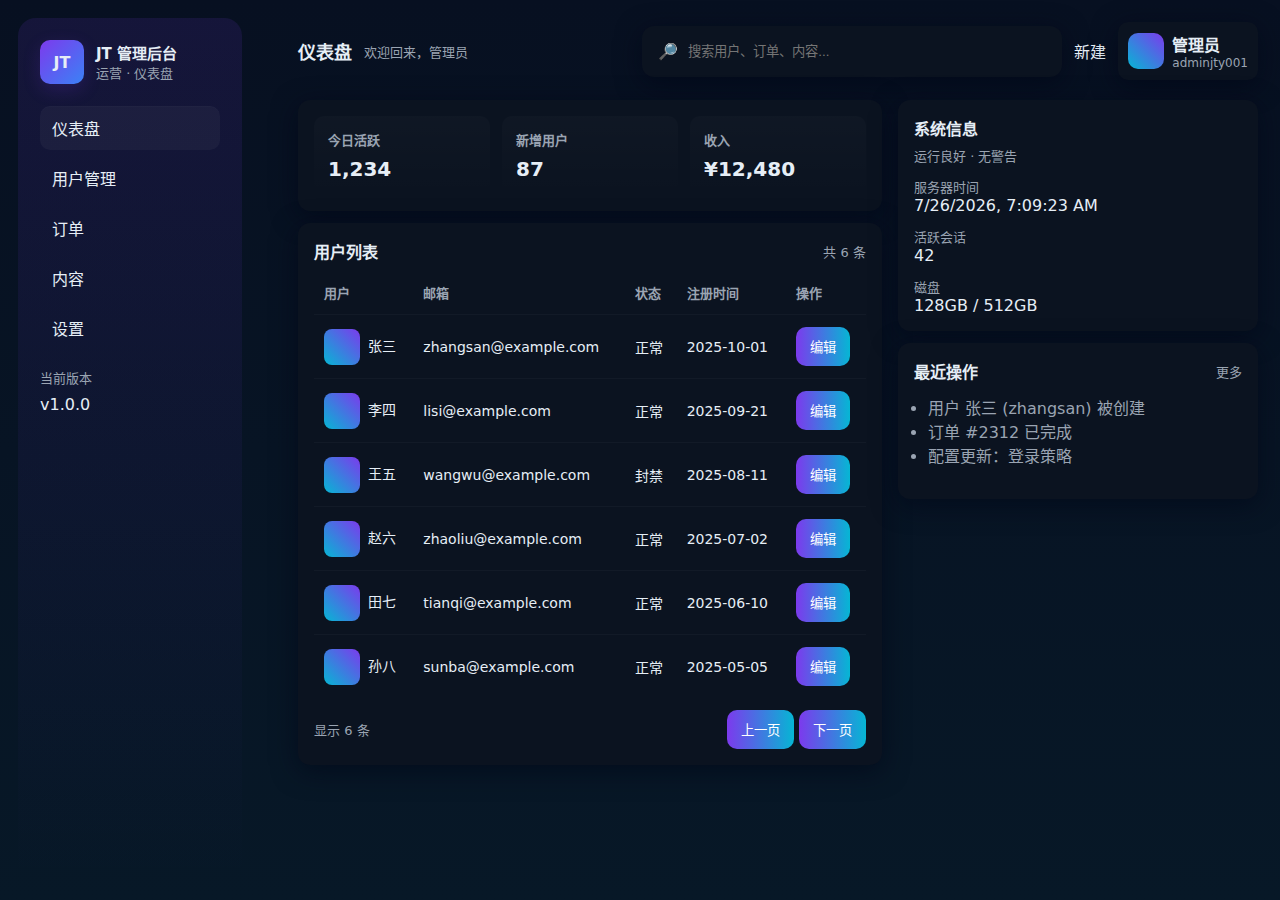
<file: backstage.html>
<!doctype html>
<html lang="zh-CN">
<head>
  <meta charset="utf-8" />
  <meta name="viewport" content="width=device-width,initial-scale=1" />
  <title>后台管理 — Admin Dashboard</title>
  <style>
    :root{
      --bg:#0f1724; --card:#0b1320; --muted:#9aa4b2; --accent:#7c3aed; --glass:rgba(255,255,255,0.04);
      --radius:12px; --gap:16px; --text:#e6eef6;
    }
    *{box-sizing:border-box}
    html,body{height:100%;margin:0;font-family:Inter,ui-sans-serif,system-ui,-apple-system,Segoe UI,Roboto,"Helvetica Neue",Arial;color:var(--text);background:linear-gradient(180deg,#071021 0%, #071827 100%);}
    a{color:inherit;text-decoration:none}

    .app{display:grid;grid-template-columns:260px 1fr;min-height:100vh;gap:var(--gap)}

    /* SIDEBAR */
    .sidebar{background:linear-gradient(180deg, rgba(124,58,237,0.12), transparent);padding:22px;border-radius:18px;margin:18px;height:calc(100vh - 36px);position:sticky;top:18px}
    .brand{display:flex;align-items:center;gap:12px;margin-bottom:22px}
    .logo{width:44px;height:44px;border-radius:10px;background:linear-gradient(135deg,var(--accent),#3b82f6);display:flex;align-items:center;justify-content:center;font-weight:700;box-shadow:0 6px 18px rgba(124,58,237,0.18)}
    .brand h1{font-size:15px;margin:0}
    .nav{margin-top:8px}
    .nav a{display:flex;align-items:center;padding:10px 12px;border-radius:10px;color:var(--text);margin-bottom:6px}
    .nav a.active{background:var(--glass);box-shadow:inset 0 1px 0 rgba(255,255,255,0.02)}
    .nav a:hover{background:rgba(255,255,255,0.02)}

    /* MAIN */
    .main{padding:22px}
    .topbar{display:flex;justify-content:space-between;align-items:center;gap:12px;margin-bottom:20px}
    .search{background:var(--card);padding:10px;border-radius:12px;display:flex;align-items:center;gap:8px;width:420px}
    .search input{background:transparent;border:0;outline:none;color:var(--text);width:100%}
    .actions{display:flex;align-items:center;gap:12px}
    button{background:linear-gradient(90deg,var(--accent),#06b6d4);border:0;padding:10px 14px;border-radius:10px;color:white;cursor:pointer}

    /* GRID */
    .grid{display:grid;grid-template-columns:1fr 360px;gap:16px}
    .card{background:var(--card);padding:16px;border-radius:var(--radius);box-shadow:0 6px 26px rgba(2,6,23,0.6)}

    /* KPI */
    .kpis{display:flex;gap:12px}
    .kpi{flex:1;padding:14px;border-radius:10px;background:linear-gradient(180deg,rgba(255,255,255,0.02),transparent)}
    .kpi h3{margin:0;font-size:13px;color:var(--muted)}
    .kpi p{margin:8px 0 0;font-size:20px;font-weight:700}

    /* Table */
    table{width:100%;border-collapse:collapse;margin-top:8px}
    th,td{padding:12px 10px;text-align:left;font-size:14px}
    thead th{color:var(--muted);font-weight:600;font-size:13px}
    tbody tr{border-top:1px solid rgba(255,255,255,0.03)}
    .avatar{width:36px;height:36px;border-radius:8px;display:inline-block;vertical-align:middle;margin-right:8px;background:linear-gradient(45deg,#06b6d4,#7c3aed)}

    /* right panel */
    .small-list{display:flex;flex-direction:column;gap:12px}
    .user-row{display:flex;align-items:center;gap:12px}

    /* responsive */
    @media (max-width:900px){
      .app{grid-template-columns:1fr}
      .sidebar{height:auto;position:relative;margin:12px}
      .grid{grid-template-columns:1fr}
    }

    /* modal */
    .modal-backdrop{position:fixed;inset:0;background:rgba(2,6,23,0.6);display:none;align-items:center;justify-content:center}
    .modal{background:var(--card);padding:18px;border-radius:12px;width:540px;max-width:92%}
    .form-row{display:flex;gap:10px}
    .form-row input, .form-row select{flex:1;padding:10px;border-radius:8px;border:1px solid rgba(255,255,255,0.04);background:transparent;color:var(--text)}
    .muted{color:var(--muted);font-size:13px}
  </style>
</head>
<body>
  <div class="app">
    <aside class="sidebar">
      <div class="brand">
        <div class="logo">JT</div>
        <div>
          <h1>JT 管理后台</h1>
          <div class="muted">运营 · 仪表盘</div>
        </div>
      </div>

      <nav class="nav">
        <a class="active" href="#">仪表盘</a>
        <a href="#">用户管理</a>
        <a href="#">订单</a>
        <a href="#">内容</a>
        <a href="#">设置</a>
      </nav>

      <div style="margin-top:18px">
        <div class="muted">当前版本</div>
        <div style="margin-top:8px">v1.0.0</div>
      </div>
    </aside>

    <main class="main">
      <div class="topbar">
        <div style="display:flex;align-items:center;gap:12px">
          <div style="font-weight:700;font-size:18px">仪表盘</div>
          <div class="muted">欢迎回来，管理员</div>
        </div>

        <div style="display:flex;align-items:center;gap:12px">
          <div class="search card">
            🔎 <input id="searchInput" placeholder="搜索用户、订单、内容..." />
          </div>
          <div class="actions">
            <a herf= <button id="newBtn">新建</button></a>  
            <div class="card" style="padding:10px;border-radius:10px;display:flex;gap:8px;align-items:center">
              <div style="width:36px;height:36px;border-radius:10px;background:linear-gradient(45deg,#06b6d4,#7c3aed)"></div>
              <div>
                <div style="font-weight:700">管理员</div>
                <div class="muted" style="font-size:12px">adminjty001</div>
              </div>
            </div>
          </div>
        </div>
      </div>

      <section class="grid">
        <div>
          <div class="card kpis">
            <div class="kpi">
              <h3>今日活跃</h3>
              <p id="kpi-active">1,234</p>
            </div>
            <div class="kpi">
              <h3>新增用户</h3>
              <p id="kpi-new">87</p>
            </div>
            <div class="kpi">
              <h3>收入</h3>
              <p id="kpi-rev">¥12,480</p>
            </div>
          </div>

          <div class="card" style="margin-top:12px">
            <div style="display:flex;justify-content:space-between;align-items:center">
              <div style="font-weight:700">用户列表</div>
              <div class="muted">共 <span id="totalCount">6</span> 条</div>
            </div>

            <table id="userTable">
              <thead>
                <tr><th>用户</th><th>邮箱</th><th>状态</th><th>注册时间</th><th>操作</th></tr>
              </thead>
              <tbody></tbody>
            </table>

            <div style="display:flex;justify-content:space-between;align-items:center;margin-top:12px">
              <div class="muted">显示 <span id="pageSize">6</span> 条</div>
              <div>
                <button id="prev">上一页</button>
                <button id="next">下一页</button>
              </div>
            </div>
          </div>
        </div>

        <aside>
          <div class="card">
            <div style="font-weight:700">系统信息</div>
            <div class="muted" style="margin-top:6px">运行良好 · 无警告</div>

            <div style="margin-top:12px" class="small-list">
              <div class="user-row"><div style="flex:1"><div class="muted">服务器时间</div><div id="serverTime">-</div></div></div>
              <div class="user-row"><div style="flex:1"><div class="muted">活跃会话</div><div id="sessions">42</div></div></div>
              <div class="user-row"><div style="flex:1"><div class="muted">磁盘</div><div id="disk">128GB / 512GB</div></div></div>
            </div>
          </div>

          <div class="card" style="margin-top:12px">
            <div style="display:flex;justify-content:space-between;align-items:center">
              <div style="font-weight:700">最近操作</div>
              <div class="muted">更多</div>
            </div>

            <ul style="margin-top:12px;padding-left:14px;color:var(--muted)">
              <li>用户 张三 (zhangsan) 被创建</li>
              <li>订单 #2312 已完成</li>
              <li>配置更新：登录策略</li>
            </ul>
          </div>
        </aside>
      </section>
    </main>
  </div>

  <!-- modal -->
  <div id="modalBackdrop" class="modal-backdrop">
    <div class="modal">
      <div style="display:flex;justify-content:space-between;align-items:center;margin-bottom:12px">
        <div style="font-weight:700">编辑用户</div>
        <button id="closeModal" style="background:transparent;padding:6px;border-radius:8px">关闭</button>
      </div>

      <div class="form-row">
        <input id="mName" placeholder="姓名" />
        <input id="mEmail" placeholder="邮箱" />
      </div>
      <div style="margin-top:10px" class="form-row">
        <select id="mRole"><option>普通用户</option><option>管理员</option><option>访客</option></select>
        <select id="mStatus"><option>正常</option><option>封禁</option></select>
      </div>
      <div style="display:flex;justify-content:flex-end;margin-top:12px;gap:8px">
        <button id="saveBtn">保存</button>
      </div>
    </div>
  </div>

  <script>
    // sample data
    const users = [
      {id:1,name:'张三',email:'zhangsan@example.com',status:'正常',time:'2025-10-01'},
      {id:2,name:'李四',email:'lisi@example.com',status:'正常',time:'2025-09-21'},
      {id:3,name:'王五',email:'wangwu@example.com',status:'封禁',time:'2025-08-11'},
      {id:4,name:'赵六',email:'zhaoliu@example.com',status:'正常',time:'2025-07-02'},
      {id:5,name:'田七',email:'tianqi@example.com',status:'正常',time:'2025-06-10'},
      {id:6,name:'孙八',email:'sunba@example.com',status:'正常',time:'2025-05-05'}
    ];

    let page = 0, pageSize = 6;
    const tbody = document.querySelector('#userTable tbody');
    const totalCount = document.getElementById('totalCount');
    const serverTime = document.getElementById('serverTime');

    function render(){
      tbody.innerHTML='';
      const start = page*pageSize;
      const slice = users.slice(start,start+pageSize);
      slice.forEach(u=>{
        const tr = document.createElement('tr');
        tr.innerHTML = `
          <td><span class="avatar"></span>${u.name}</td>
          <td>${u.email}</td>
          <td>${u.status}</td>
          <td>${u.time}</td>
          <td><button data-id="${u.id}" class="edit">编辑</button></td>
        `;
        tbody.appendChild(tr);
      });
      totalCount.textContent = users.length;
      document.getElementById('pageSize').textContent = pageSize;
    }

    render();

    document.getElementById('next').addEventListener('click',()=>{ if((page+1)*pageSize < users.length){ page++; render(); } });
    document.getElementById('prev').addEventListener('click',()=>{ if(page>0){ page--; render(); } });

    // modal
    const modal = document.getElementById('modalBackdrop');
    document.addEventListener('click',e=>{
      if(e.target.matches('.edit')){
        const id = Number(e.target.dataset.id);
        const u = users.find(x=>x.id===id);
        document.getElementById('mName').value = u.name;
        document.getElementById('mEmail').value = u.email;
        modal.style.display='flex';
        modal.dataset.editId = id;
      }
    });
    document.getElementById('closeModal').addEventListener('click', ()=> modal.style.display='none');
    document.getElementById('saveBtn').addEventListener('click', ()=>{
      const id = Number(modal.dataset.editId);
      const u = users.find(x=>x.id===id);
      u.name = document.getElementById('mName').value;
      u.email = document.getElementById('mEmail').value;
      modal.style.display='none'; render();
    });

    // search
    document.getElementById('searchInput').addEventListener('input', e=>{
      const q = e.target.value.trim().toLowerCase();
      const filtered = users.filter(u=> u.name.toLowerCase().includes(q) || u.email.toLowerCase().includes(q));
      tbody.innerHTML='';
      filtered.forEach(u=>{
        const tr = document.createElement('tr');
        tr.innerHTML = `
          <td><span class="avatar"></span>${u.name}</td>
          <td>${u.email}</td>
          <td>${u.status}</td>
          <td>${u.time}</td>
          <td><button data-id="${u.id}" class="edit">编辑</button></td>
        `;
        tbody.appendChild(tr);
      });
      document.getElementById('totalCount').textContent = filtered.length;
    });

    // server time
    function updateTime(){ serverTime.textContent = new Date().toLocaleString(); }
    updateTime(); setInterval(updateTime,1000);

    // new
    document.getElementById('newBtn').addEventListener('click', ()=>{
      const newId = users.length+1;
      users.unshift({id:newId,name:'新用户'+newId,email:`user${newId}@example.com`,status:'正常',time:new Date().toISOString().slice(0,10)});
      render();
    });
  </script>
</body>
</html>
</file>
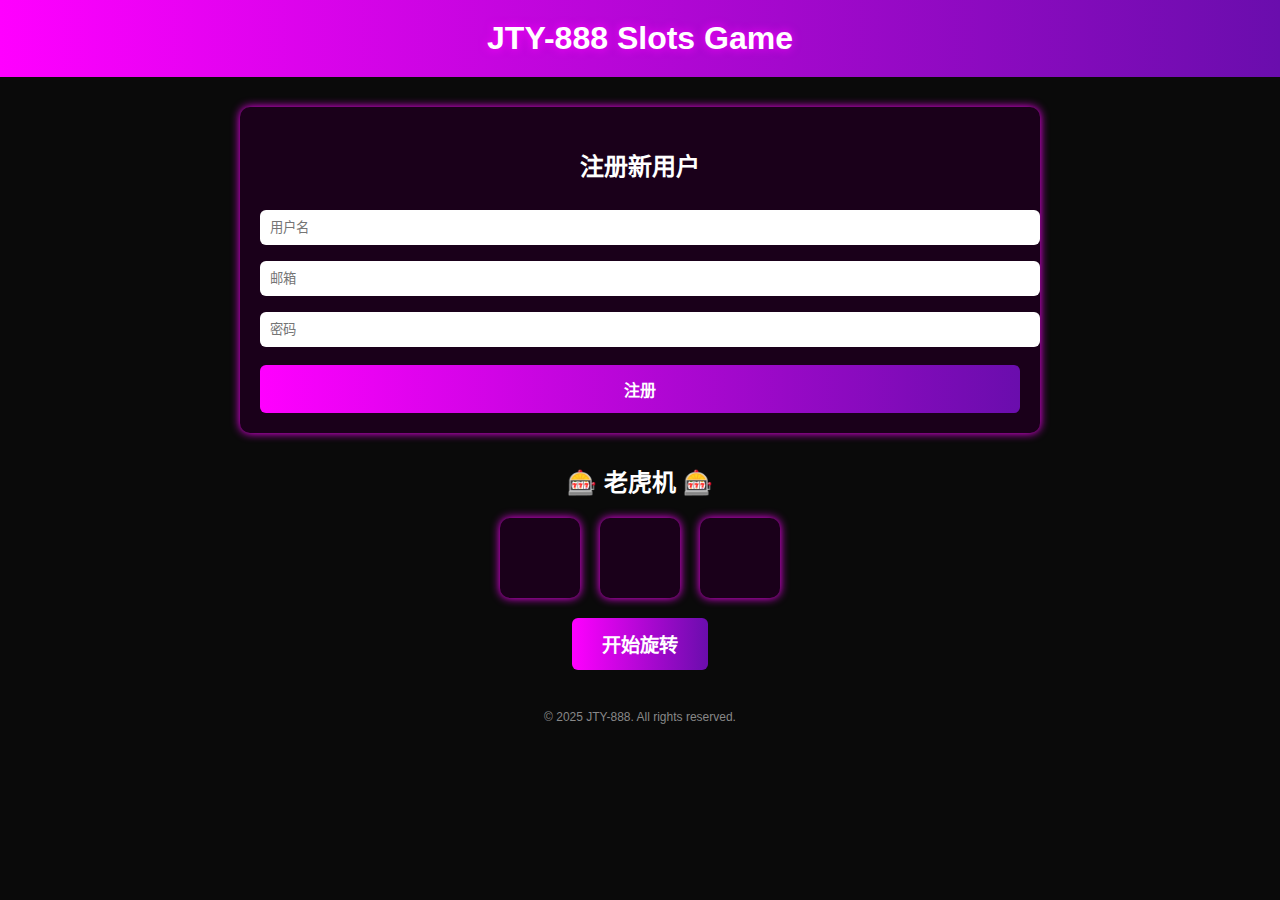
<file: JTY.html>
<!DOCTYPE html>
<html lang="zh-CN">
<head>
<meta charset="UTF-8">
<meta name="viewport" content="width=device-width, initial-scale=1.0">
<title>JTY-888 Slots Game</title>
<style>
  body {
    margin: 0;
    font-family: "Microsoft YaHei", sans-serif;
    background-color: #0a0a0a;
    color: #fff;
  }
  header {
    background: linear-gradient(90deg, #ff00ff, #6a0dad);
    text-align: center;
    padding: 20px;
    font-size: 2em;
    font-weight: bold;
    text-shadow: 0 0 10px #ff00ff;
  }
  .container {
    max-width: 800px;
    margin: 30px auto;
    padding: 0 20px;
  }
  .register {
    background-color: #1a001a;
    padding: 20px;
    border-radius: 10px;
    margin-bottom: 30px;
    box-shadow: 0 0 10px #ff00ff;
  }
  .register h2 {
    text-align: center;
    margin-bottom: 20px;
  }
  .register input {
    width: 100%;
    padding: 10px;
    margin: 8px 0;
    border-radius: 6px;
    border: none;
  }
  .register button {
    width: 100%;
    padding: 12px;
    background: linear-gradient(90deg, #ff00ff, #6a0dad);
    border: none;
    color: #fff;
    font-weight: bold;
    cursor: pointer;
    border-radius: 6px;
    font-size: 1em;
    margin-top: 10px;
  }
  .register button:hover {
    box-shadow: 0 0 10px #ff00ff, 0 0 20px #6a0dad inset;
    transform: scale(1.05);
  }
  .slots-game {
    text-align: center;
  }
  .slots {
    display: flex;
    justify-content: center;
    margin: 20px 0;
  }
  .slot {
    width: 80px;
    height: 80px;
    margin: 0 10px;
    background-color: #1a001a;
    border-radius: 10px;
    line-height: 80px;
    font-size: 2em;
    color: #ff00ff;
    box-shadow: 0 0 10px #ff00ff;
    transition: transform 0.3s;
  }
  .slot:hover {
    transform: scale(1.1);
  }
  .spin-btn {
    padding: 12px 30px;
    background: linear-gradient(90deg, #ff00ff, #6a0dad);
    border: none;
    color: #fff;
    font-weight: bold;
    cursor: pointer;
    border-radius: 6px;
    font-size: 1.2em;
  }
  .spin-btn:hover {
    box-shadow: 0 0 10px #ff00ff, 0 0 20px #6a0dad inset;
    transform: scale(1.05);
  }
  .footer {
    text-align: center;
    margin: 40px 0;
    font-size: 12px;
    color: #888;
  }
</style>
</head>
<body>

<header>JTY-888 Slots Game</header>

<div class="container">

  <!-- 注册区 -->
  <div class="register">
    <h2>注册新用户</h2>
    <input type="text" placeholder="用户名" id="username">
    <input type="email" placeholder="邮箱" id="email">
    <input type="password" placeholder="密码" id="password">
    <button onclick="alert('注册成功！')">注册</button>
  </div>

  <!-- 老虎机游戏 -->
  <div class="slots-game">
    <h2>🎰 老虎机 🎰</h2>
    <div class="slots">
      <div img="slot1" src="images/slot1.png" alt="slot1" class="slot"></div>
      <div img="slot2" src="images/slot.png" alt="slot2" class="slot"></div>
      <div img="slot3" src="images/slot-game.png" alt="slot3" class="slot"></div>
    </div>
    <button class="spin-btn" onclick="spinSlots()">开始旋转</button>
  </div>

</div>

<div class="footer">&copy; 2025 JTY-888. All rights reserved.</div>

<script>
const symbols = ["🍒","🍋","🔔","🍉","⭐","7️⃣"];
function spinSlots() {
  document.getElementById("slot1").textContent = symbols[Math.floor(Math.random()*symbols.length)];
  document.getElementById("slot2").textContent = symbols[Math.floor(Math.random()*symbols.length)];
  document.getElementById("slot3").textContent = symbols[Math.floor(Math.random()*symbols.length)];
}
</script>

</body>
</html>
</file>
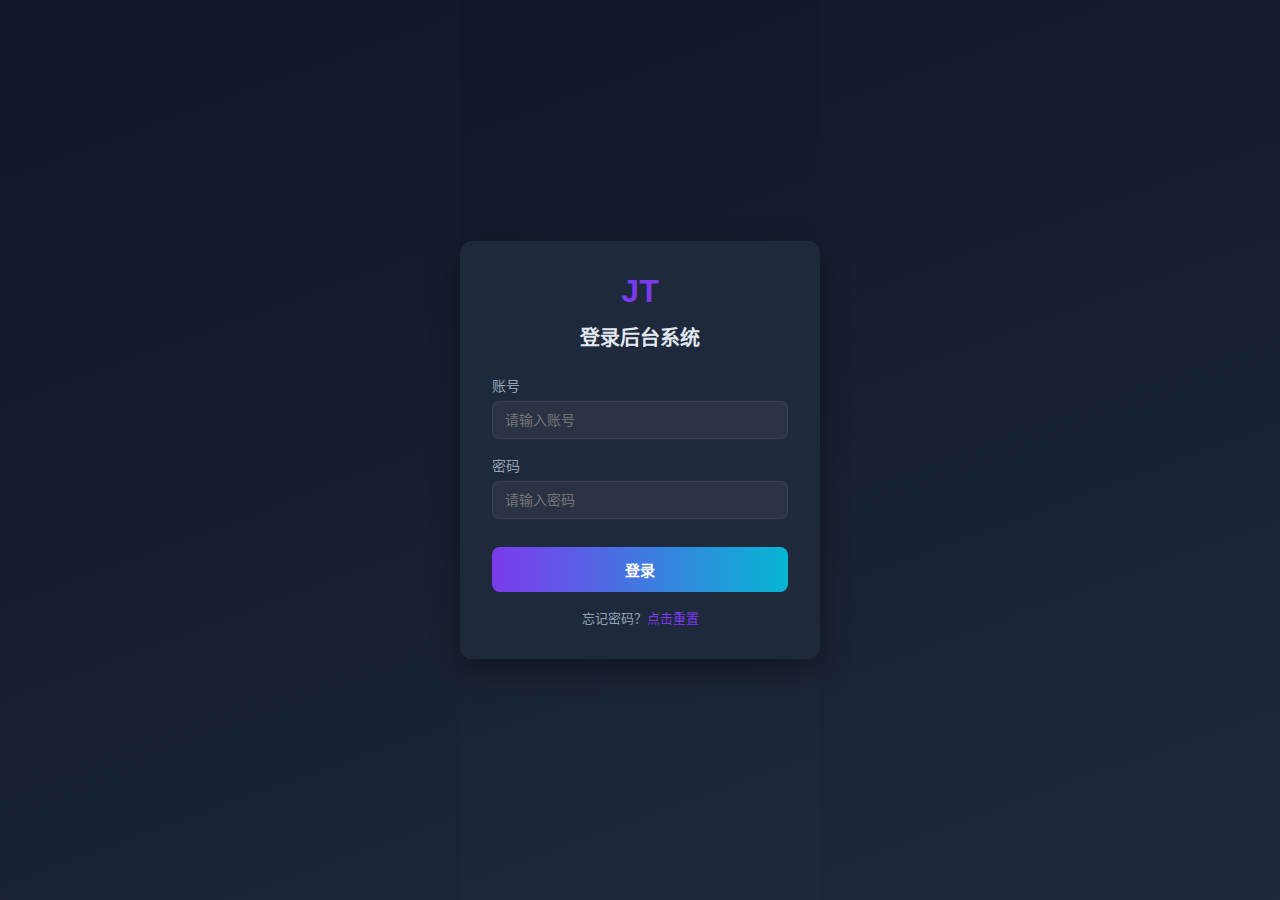
<file: Login.html>
<!doctype html>
<html lang="zh-CN">
<head>
  <meta charset="utf-8" />
  <meta name="viewport" content="width=device-width,initial-scale=1" />
  <title>JT 后台登录</title>
  <style>
    :root {
      --bg: #0f172a;
      --card: #1e293b;
      --accent: #7c3aed;
      --muted: #94a3b8;
      --text: #e2e8f0;
      --radius: 12px;
    }
    * { box-sizing: border-box; }
    html, body {
      height: 100%;
      margin: 0;
      font-family: 'Inter', sans-serif;
      background: linear-gradient(160deg, #0f172a 0%, #1e293b 100%);
      color: var(--text);
      display: flex;
      align-items: center;
      justify-content: center;
    }
    .card {
      background: var(--card);
      padding: 32px;
      border-radius: var(--radius);
      box-shadow: 0 10px 30px rgba(0,0,0,0.4);
      width: 360px;
      text-align: center;
      animation: fadeIn 0.6s ease;
    }
    .logo {
      font-size: 32px;
      font-weight: 700;
      color: var(--accent);
      margin-bottom: 12px;
    }
    h1 {
      font-size: 20px;
      margin: 0 0 24px 0;
      color: var(--text);
    }
    .form-group {
      text-align: left;
      margin-bottom: 16px;
    }
    label {
      font-size: 14px;
      color: var(--muted);
    }
    input {
      width: 100%;
      padding: 10px 12px;
      border-radius: 8px;
      border: 1px solid rgba(255,255,255,0.08);
      background: rgba(255,255,255,0.05);
      color: var(--text);
      font-size: 14px;
      margin-top: 6px;
      outline: none;
    }
    input:focus {
      border-color: var(--accent);
      box-shadow: 0 0 0 2px rgba(124,58,237,0.3);
    }
    button {
      width: 100%;
      background: linear-gradient(90deg, var(--accent), #06b6d4);
      border: none;
      padding: 12px;
      border-radius: 8px;
      color: white;
      font-size: 15px;
      font-weight: 600;
      cursor: pointer;
      margin-top: 12px;
    }
    button:hover {
      opacity: 0.9;
    }
    .muted {
      color: var(--muted);
      font-size: 13px;
      margin-top: 16px;
    }
    a {
      color: var(--accent);
      text-decoration: none;
    }
    a:hover {
      text-decoration: underline;
    }
    @keyframes fadeIn {
      from { opacity: 0; transform: translateY(10px); }
      to { opacity: 1; transform: translateY(0); }
    }
  </style>
</head>
<body>
  <div class="card">
    <div class="logo">JT</div>
    <h1>登录后台系统</h1>
    <form id="loginForm">
      <div class="form-group">
        <label for="username">账号</label>
        <input id="username" type="text" placeholder="请输入账号" required />
      </div>
      <div class="form-group">
        <label for="password">密码</label>
        <input id="password" type="password" placeholder="请输入密码" required />
      </div>
      <button type="submit">登录</button>
    </form>
    <div class="muted">忘记密码？<a href="#">点击重置</a></div>
  </div>

  <script>
    const form = document.getElementById('loginForm');
    form.addEventListener('submit', e => {
      e.preventDefault();
      const username = document.getElementById('username').value.trim();
      const password = document.getElementById('password').value.trim();

      if(username === 'admin001' && password === 'jt168998') {
        alert('登录成功');
        window.location.href = 'backstage.html';
      } else {
        alert('账号或密码错误');
      }
    });
  </script>
</body>
</html>
</file>
